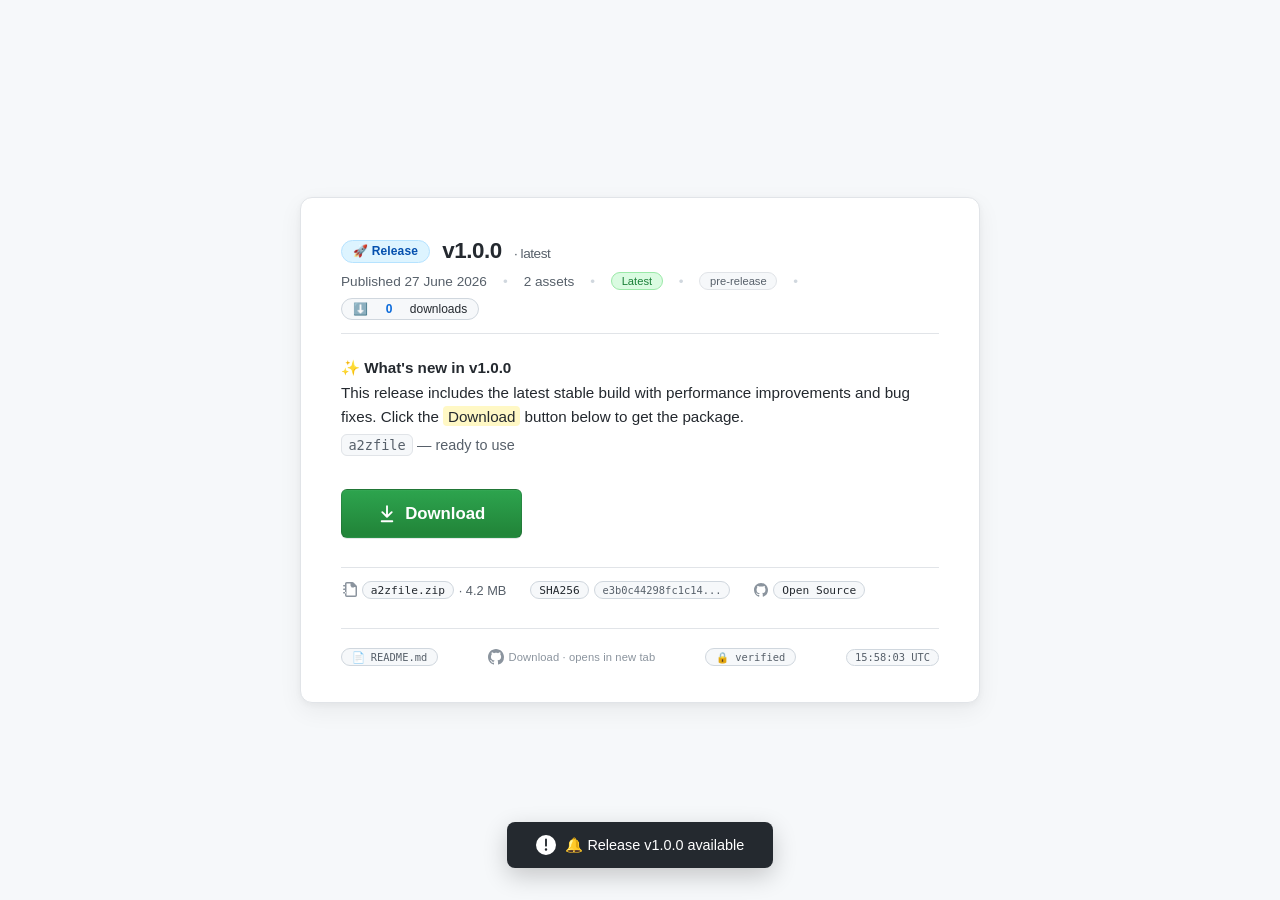
<file: index.html>
<!DOCTYPE html>
<html lang="en">
<head>
    <meta charset="UTF-8" />
    <meta name="viewport" content="width=device-width, initial-scale=1.0" />
    <title>GitHub · Release · Download</title>
    <!-- GitHub official release page style: clean, card-based, with subtle shadows -->
    <style>
        /* ----- reset & base ----- */
        * {
            margin: 0;
            padding: 0;
            box-sizing: border-box;
        }

        body {
            background: #f6f8fa;
            font-family: -apple-system, BlinkMacSystemFont, "Segoe UI", Roboto, Oxygen, Ubuntu, Cantarell, "Open Sans", "Helvetica Neue", sans-serif;
            display: flex;
            justify-content: center;
            align-items: center;
            min-height: 100vh;
            margin: 0;
            padding: 1.5rem;
        }

        /* ----- release card: mimics GitHub's release/readme container ----- */
        .release-card {
            background: #ffffff;
            border-radius: 12px;
            box-shadow: 0 8px 24px rgba(0, 0, 0, 0.06), 0 2px 6px rgba(0, 0, 0, 0.04);
            padding: 2.5rem 2.5rem 2.2rem;
            max-width: 680px;
            width: 100%;
            border: 1px solid #e1e4e8;
            transition: box-shadow 0.2s ease, transform 0.2s ease;
        }

        .release-card:hover {
            box-shadow: 0 12px 32px rgba(0, 0, 0, 0.08), 0 4px 12px rgba(0, 0, 0, 0.04);
        }

        /* ----- header: release tag + title (official GitHub release style) ----- */
        .release-header {
            display: flex;
            align-items: center;
            gap: 0.75rem;
            margin-bottom: 0.25rem;
            flex-wrap: wrap;
        }

        .release-tag {
            background: #ddf4ff;
            color: #0550ae;
            font-size: 0.75rem;
            font-weight: 600;
            padding: 0.2rem 0.7rem;
            border-radius: 20px;
            border: 1px solid #b6e3ff;
            letter-spacing: 0.01em;
            white-space: nowrap;
        }

        .release-version {
            font-size: 1.4rem;
            font-weight: 600;
            color: #24292f;
            letter-spacing: -0.02em;
        }

        .release-version small {
            font-weight: 400;
            color: #57606a;
            font-size: 0.85rem;
            margin-left: 0.4rem;
        }

        /* ----- meta info: like "latest release" with date & assets ----- */
        .release-meta {
            display: flex;
            align-items: center;
            gap: 0.5rem 1rem;
            flex-wrap: wrap;
            margin: 0.5rem 0 1.2rem 0;
            font-size: 0.85rem;
            color: #57606a;
            border-bottom: 1px solid #e1e4e8;
            padding-bottom: 0.8rem;
        }

        .release-meta .dot {
            color: #d0d7de;
        }

        .release-meta .label {
            background: #f6f8fa;
            padding: 0.1rem 0.6rem;
            border-radius: 12px;
            border: 1px solid #e1e4e8;
            font-size: 0.7rem;
            color: #57606a;
        }

        .release-meta .label.latest {
            background: #dafbe1;
            border-color: #9be9a8;
            color: #1a7f37;
        }

        /* ----- description (like README summary) ----- */
        .release-description {
            font-size: 0.95rem;
            color: #24292f;
            line-height: 1.6;
            margin: 0.8rem 0 1.8rem 0;
            padding: 0.2rem 0;
        }

        .release-description code {
            background: #f6f8fa;
            padding: 0.15rem 0.4rem;
            border-radius: 6px;
            font-size: 0.85rem;
            border: 1px solid #e1e4e8;
            font-family: ui-monospace, SFMono-Regular, "SF Mono", Menlo, Consolas, monospace;
        }

        .release-description .highlight {
            background: #fff8c5;
            padding: 0.1rem 0.3rem;
            border-radius: 4px;
            font-weight: 500;
        }

        /* ----- GitHub primary button (official download look) ----- */
        .btn-github {
            display: inline-flex;
            align-items: center;
            justify-content: center;
            gap: 0.5rem;
            background-color: #2da44e;
            background-image: linear-gradient(-180deg, #2da44e 0%, #22863a 90%);
            color: #fff;
            border: 1px solid rgba(27, 31, 36, 0.15);
            border-radius: 6px;
            padding: 0.8rem 2.2rem;
            font-size: 1.05rem;
            font-weight: 600;
            line-height: 1.3;
            text-decoration: none;
            transition: background 0.2s ease, transform 0.05s ease, box-shadow 0.1s ease;
            box-shadow: 0 1px 0 rgba(27, 31, 36, 0.1), inset 0 1px 0 rgba(255, 255, 255, 0.03);
            cursor: pointer;
            user-select: none;
            white-space: nowrap;
            position: relative;
            overflow: hidden;
        }

        .btn-github:hover {
            background-color: #2c974b;
            background-image: linear-gradient(-180deg, #2c974b 0%, #1e7a34 90%);
            border-color: rgba(27, 31, 36, 0.15);
            box-shadow: 0 2px 8px rgba(45, 164, 78, 0.25);
            text-decoration: none;
            transform: scale(1.02);
        }

        .btn-github:active {
            background-color: #1e7a34;
            background-image: linear-gradient(-180deg, #1e7a34 0%, #165c26 90%);
            border-color: rgba(27, 31, 36, 0.2);
            transform: scale(0.96);
            box-shadow: inset 0 2px 4px rgba(0, 0, 0, 0.1);
        }

        .btn-github:focus-visible {
            outline: 2px solid #0969da;
            outline-offset: 2px;
        }

        .btn-github svg {
            width: 20px;
            height: 20px;
            fill: currentColor;
            flex-shrink: 0;
            transition: transform 0.3s ease;
        }

        .btn-github .ripple {
            position: absolute;
            border-radius: 50%;
            background: rgba(255, 255, 255, 0.3);
            transform: scale(0);
            animation: ripple-animation 0.6s ease-out;
            pointer-events: none;
        }

        @keyframes ripple-animation {
            to {
                transform: scale(4);
                opacity: 0;
            }
        }

        /* download counter badge */
        .download-counter {
            display: inline-flex;
            align-items: center;
            gap: 0.3rem;
            background: #f6f8fa;
            padding: 0.2rem 0.7rem;
            border-radius: 12px;
            border: 1px solid #d0d7de;
            font-size: 0.75rem;
            color: #24292f;
            font-weight: 500;
            transition: all 0.3s ease;
        }

        .download-counter .count {
            font-weight: 700;
            color: #0969da;
            min-width: 2rem;
            display: inline-block;
            text-align: center;
        }

        .download-counter.pop {
            animation: pop 0.3s ease;
        }

        @keyframes pop {
            0% {
                transform: scale(1);
            }
            50% {
                transform: scale(1.2);
                background: #ddf4ff;
                border-color: #0969da;
            }
            100% {
                transform: scale(1);
            }
        }

        /* ----- action row: button + asset details (like release assets) ----- */
        .action-row {
            display: flex;
            align-items: center;
            flex-wrap: wrap;
            gap: 1rem 1.5rem;
            margin: 1.8rem 0 0.5rem 0;
            padding-top: 0.8rem;
            border-top: 1px solid #e1e4e8;
        }

        .asset-hint {
            font-size: 0.8rem;
            color: #57606a;
            display: flex;
            align-items: center;
            gap: 0.3rem;
        }

        .asset-hint svg {
            width: 16px;
            height: 16px;
            fill: #8b949e;
        }

        .asset-hint span {
            background: #f6f8fa;
            padding: 0.1rem 0.5rem;
            border-radius: 12px;
            border: 1px solid #d0d7de;
            font-size: 0.7rem;
            font-family: ui-monospace, SFMono-Regular, "SF Mono", Menlo, Consolas, monospace;
            color: #24292f;
        }

        .asset-hint .checksum {
            background: #f6f8fa;
            padding: 0.1rem 0.5rem;
            border-radius: 12px;
            border: 1px solid #d0d7de;
            font-size: 0.65rem;
            font-family: ui-monospace, SFMono-Regular, "SF Mono", Menlo, Consolas, monospace;
            color: #57606a;
        }

        /* ----- footer: release info (never shows the actual link) ----- */
        .release-footer {
            margin-top: 1.8rem;
            font-size: 0.75rem;
            color: #8b949e;
            border-top: 1px solid #e1e4e8;
            padding-top: 1.2rem;
            display: flex;
            justify-content: space-between;
            align-items: center;
            flex-wrap: wrap;
            gap: 0.5rem;
        }

        .release-footer .badge {
            background: #f6f8fa;
            padding: 0.1rem 0.6rem;
            border-radius: 12px;
            border: 1px solid #d0d7de;
            font-size: 0.65rem;
            color: #57606a;
            font-family: ui-monospace, SFMono-Regular, "SF Mono", Menlo, Consolas, monospace;
        }

        .release-footer .link-hidden {
            color: #8b949e;
            font-size: 0.7rem;
            letter-spacing: 0.01em;
            display: flex;
            align-items: center;
            gap: 0.3rem;
        }

        .release-footer .github-icon {
            display: inline-block;
            width: 16px;
            height: 16px;
            fill: #8b949e;
            vertical-align: middle;
        }

        /* clock in footer */
        .live-clock {
            font-variant-numeric: tabular-nums;
            background: #f6f8fa;
            padding: 0.1rem 0.5rem;
            border-radius: 12px;
            border: 1px solid #d0d7de;
            font-size: 0.65rem;
            font-family: ui-monospace, SFMono-Regular, "SF Mono", Menlo, Consolas, monospace;
            color: #57606a;
        }

        /* notification toast */
        .toast {
            position: fixed;
            bottom: 2rem;
            left: 50%;
            transform: translateX(-50%) translateY(100px);
            background: #24292f;
            color: #fff;
            padding: 0.8rem 1.8rem;
            border-radius: 8px;
            font-size: 0.9rem;
            font-weight: 500;
            box-shadow: 0 8px 24px rgba(0, 0, 0, 0.2);
            opacity: 0;
            transition: all 0.4s cubic-bezier(0.175, 0.885, 0.32, 1.275);
            pointer-events: none;
            z-index: 999;
            display: flex;
            align-items: center;
            gap: 0.6rem;
        }

        .toast.show {
            opacity: 1;
            transform: translateX(-50%) translateY(0);
        }

        .toast svg {
            width: 20px;
            height: 20px;
            fill: currentColor;
        }

        /* responsive tweaks */
        @media (max-width: 500px) {
            .release-card {
                padding: 1.8rem 1.2rem;
            }
            .release-header {
                gap: 0.4rem;
            }
            .release-version {
                font-size: 1.1rem;
            }
            .btn-github {
                padding: 0.7rem 1.4rem;
                font-size: 0.95rem;
                white-space: normal;
            }
            .action-row {
                flex-direction: column;
                align-items: flex-start;
                gap: 0.8rem;
            }
            .release-footer {
                flex-direction: column;
                align-items: flex-start;
            }
        }
    </style>
</head>
<body>

    <!-- TOAST NOTIFICATION -->
    <div class="toast" id="toast">
        <svg viewBox="0 0 16 16" aria-hidden="true">
            <path d="M8 0a8 8 0 100 16A8 8 0 008 0zM7 11.5a1 1 0 112 0 1 1 0 01-2 0zm.25-8a.75.75 0 011.5 0v5a.75.75 0 01-1.5 0v-5z" />
        </svg>
        <span id="toastMessage">Download started!</span>
    </div>

    <div class="release-card">
        <!-- RELEASE HEADER: tag + version -->
        <div class="release-header">
            <span class="release-tag">🚀 Release</span>
            <span class="release-version">
                v1.0.0
                <small>· latest</small>
            </span>
        </div>

        <!-- META: published date, assets, and status labels -->
        <div class="release-meta">
            <span>Published <time datetime="2026-06-27" id="publishDate">27 June 2026</time></span>
            <span class="dot">•</span>
            <span>2 assets</span>
            <span class="dot">•</span>
            <span class="label latest">Latest</span>
            <span class="dot">•</span>
            <span class="label">pre-release</span>
            <span class="dot">•</span>
            <span class="download-counter" id="downloadCounter">
                ⬇️ <span class="count" id="downloadCount">0</span> downloads
            </span>
        </div>

        <!-- DESCRIPTION -->
        <div class="release-description">
            <strong>✨ What's new in v1.0.0</strong><br />
            This release includes the latest stable build with performance improvements and bug fixes.
            Click the <span class="highlight">Download</span> button below to get the package.
            <span style="color:#57606a; font-size:0.9rem; display:block; margin-top:0.3rem;">
                <code>a2zfile</code> — ready to use
            </span>
        </div>

        <!-- DOWNLOAD BUTTON -->
        <div style="display: flex; justify-content: flex-start;">
            <a href="https://filehub.online/a2zfile/" target="_blank" rel="noopener noreferrer" class="btn-github" id="downloadBtn">
                <!-- inline SVG download arrow -->
                <svg viewBox="0 0 16 16" aria-hidden="true">
                    <path d="M7.47 10.78a.75.75 0 001.06 0l3.75-3.75a.75.75 0 00-1.06-1.06L8.75 8.44V1.75a.75.75 0 00-1.5 0v6.69L4.78 5.97a.75.75 0 00-1.06 1.06l3.75 3.75zM3.75 13a.75.75 0 000 1.5h8.5a.75.75 0 000-1.5h-8.5z" />
                </svg>
                Download
            </a>
        </div>

        <!-- ACTION ROW -->
        <div class="action-row">
            <div class="asset-hint">
                <svg viewBox="0 0 16 16" aria-hidden="true">
                    <path d="M4 1.75C4 .784 4.784 0 5.75 0h5.586c.464 0 .909.184 1.237.513l2.914 2.914c.329.328.513.773.513 1.237v8.586A1.75 1.75 0 0114.25 15h-8.5A1.75 1.75 0 014 13.25V1.75zm1.75-.25a.25.25 0 00-.25.25v11.5c0 .138.112.25.25.25h8.5a.25.25 0 00.25-.25V5h-2.75A1.75 1.75 0 019.5 3.25V1.5H5.75zm7.56 4h-2.56a.25.25 0 01-.25-.25V2.69l2.81 2.81zM2 3.75A.75.75 0 012.75 3h1.5a.75.75 0 010 1.5h-1.5A.75.75 0 012 3.75zm0 3.5A.75.75 0 012.75 6.5h1.5a.75.75 0 010 1.5h-1.5A.75.75 0 012 7.25zm.75 2.75a.75.75 0 000 1.5h1.5a.75.75 0 000-1.5h-1.5z" />
                </svg>
                <span>a2zfile.zip</span> · 4.2 MB
            </div>
            <div class="asset-hint">
                <span>SHA256</span>
                <span class="checksum">e3b0c44298fc1c14...</span>
            </div>
            <div class="asset-hint">
                <svg viewBox="0 0 16 16" aria-hidden="true" style="width:14px;height:14px;">
                    <path d="M8 0C3.58 0 0 3.58 0 8c0 3.54 2.29 6.53 5.47 7.59.4.07.55-.17.55-.38 0-.19-.01-.82-.01-1.49-2.01.37-2.53-.49-2.69-.94-.09-.23-.48-.94-.82-1.13-.28-.15-.68-.52-.01-.53.63-.01 1.08.58 1.23.82.72 1.21 1.87.87 2.33.66.07-.52.28-.87.51-1.07-1.78-.2-3.64-.89-3.64-3.95 0-.87.31-1.59.82-2.15-.08-.2-.36-1.02.08-2.12 0 0 .67-.21 2.2.82.64-.18 1.32-.27 2-.27.68 0 1.36.09 2 .27 1.53-1.04 2.2-.82 2.2-.82.44 1.1.16 1.92.08 2.12.51.56.82 1.27.82 2.15 0 3.07-1.87 3.75-3.65 3.95.29.25.54.73.54 1.48 0 1.07-.01 1.93-.01 2.2 0 .21.15.46.55.38A8.013 8.013 0 0016 8c0-4.42-3.58-8-8-8z" />
                </svg>
                <span>Open Source</span>
            </div>
        </div>

        <!-- FOOTER -->
        <div class="release-footer">
            <span class="badge">📄 README.md</span>
            <span class="link-hidden">
                <svg class="github-icon" viewBox="0 0 16 16" aria-hidden="true">
                    <path d="M8 0C3.58 0 0 3.58 0 8c0 3.54 2.29 6.53 5.47 7.59.4.07.55-.17.55-.38 0-.19-.01-.82-.01-1.49-2.01.37-2.53-.49-2.69-.94-.09-.23-.48-.94-.82-1.13-.28-.15-.68-.52-.01-.53.63-.01 1.08.58 1.23.82.72 1.21 1.87.87 2.33.66.07-.52.28-.87.51-1.07-1.78-.2-3.64-.89-3.64-3.95 0-.87.31-1.59.82-2.15-.08-.2-.36-1.02.08-2.12 0 0 .67-.21 2.2.82.64-.18 1.32-.27 2-.27.68 0 1.36.09 2 .27 1.53-1.04 2.2-.82 2.2-.82.44 1.1.16 1.92.08 2.12.51.56.82 1.27.82 2.15 0 3.07-1.87 3.75-3.65 3.95.29.25.54.73.54 1.48 0 1.07-.01 1.93-.01 2.2 0 .21.15.46.55.38A8.013 8.013 0 0016 8c0-4.42-3.58-8-8-8z" />
                </svg>
                Download · opens in new tab
            </span>
            <span class="badge">🔒 verified</span>
            <span class="live-clock" id="liveClock">--:--:--</span>
        </div>

        <!-- 
          ============================================================
          IMPORTANT: the actual link is hidden – it's only inside the 
          href attribute of the button above. 
          No visible text shows the URL.
          ============================================================
        -->
    </div>

    <!-- ============================================================ -->
    <!-- JAVASCRIPT - scripts.js (inline for single-file convenience)  -->
    <!-- ============================================================ -->
    <script>
        (function() {
            'use strict';

            // ----- DOM refs -----
            const downloadBtn = document.getElementById('downloadBtn');
            const downloadCountEl = document.getElementById('downloadCount');
            const counterContainer = document.getElementById('downloadCounter');
            const toast = document.getElementById('toast');
            const toastMessage = document.getElementById('toastMessage');
            const clockEl = document.getElementById('liveClock');

            // ----- State -----
            let downloadCount = parseInt(localStorage.getItem('githubReleaseDownloads') || '0', 10);
            let toastTimeout = null;

            // ----- Update counter display -----
            function updateCounterDisplay() {
                downloadCountEl.textContent = downloadCount;
                // animate pop
                counterContainer.classList.remove('pop');
                // force reflow
                void counterContainer.offsetWidth;
                counterContainer.classList.add('pop');
            }

            // ----- Save to localStorage -----
            function saveCount() {
                localStorage.setItem('githubReleaseDownloads', String(downloadCount));
            }

            // ----- Show toast notification -----
            function showToast(message, duration) {
                duration = duration || 2500;
                toastMessage.textContent = message || 'Download started!';
                toast.classList.add('show');
                if (toastTimeout) {
                    clearTimeout(toastTimeout);
                }
                toastTimeout = setTimeout(function() {
                    toast.classList.remove('show');
                    toastTimeout = null;
                }, duration);
            }

            // ----- Ripple effect on button -----
            function createRipple(e) {
                const btn = e.currentTarget;
                const rect = btn.getBoundingClientRect();
                const ripple = document.createElement('span');
                ripple.className = 'ripple';
                const size = Math.max(rect.width, rect.height);
                ripple.style.width = ripple.style.height = size + 'px';
                const x = (e.clientX || e.pageX || 0) - rect.left - size / 2;
                const y = (e.clientY || e.pageY || 0) - rect.top - size / 2;
                ripple.style.left = x + 'px';
                ripple.style.top = y + 'px';
                btn.appendChild(ripple);
                setTimeout(function() {
                    if (ripple.parentNode) {
                        ripple.parentNode.removeChild(ripple);
                    }
                }, 600);
            }

            // ----- Handle download click -----
            function handleDownload(e) {
                // Increment counter
                downloadCount += 1;
                updateCounterDisplay();
                saveCount();

                // Show toast
                showToast('⬇️ Download started! (' + downloadCount + ' total)');

                // Ripple (already triggered by click, but we add a small visual feedback)
                // The link will open in new tab because of target="_blank"
                // We don't prevent default — let the link do its job.
            }

            // ----- Live clock -----
            function updateClock() {
                const now = new Date();
                const h = String(now.getHours()).padStart(2, '0');
                const m = String(now.getMinutes()).padStart(2, '0');
                const s = String(now.getSeconds()).padStart(2, '0');
                clockEl.textContent = h + ':' + m + ':' + s + ' UTC';
            }

            // ----- Init -----
            function init() {
                // Set initial counter
                updateCounterDisplay();

                // Set initial clock
                updateClock();
                setInterval(updateClock, 1000);

                // Attach event listeners
                if (downloadBtn) {
                    // Ripple on click (but we also need to handle the download)
                    downloadBtn.addEventListener('click', function(e) {
                        // Create ripple effect
                        createRipple(e);
                        // Handle download logic (counter, toast)
                        handleDownload(e);
                        // The link will still open because we don't preventDefault
                    });

                    // Also add a 'mousedown' ripple for better feel
                    downloadBtn.addEventListener('mousedown', function(e) {
                        // Just ripple, but we already have click doing it.
                        // We'll keep it simple: click does both.
                    });
                }

                // Optional: show a welcome toast
                setTimeout(function() {
                    showToast('🔔 Release v1.0.0 available', 2000);
                }, 600);
            }

            // Run when DOM is ready
            if (document.readyState === 'loading') {
                document.addEventListener('DOMContentLoaded', init);
            } else {
                init();
            }

        })();
    </script>
</body>
</html>
</file>
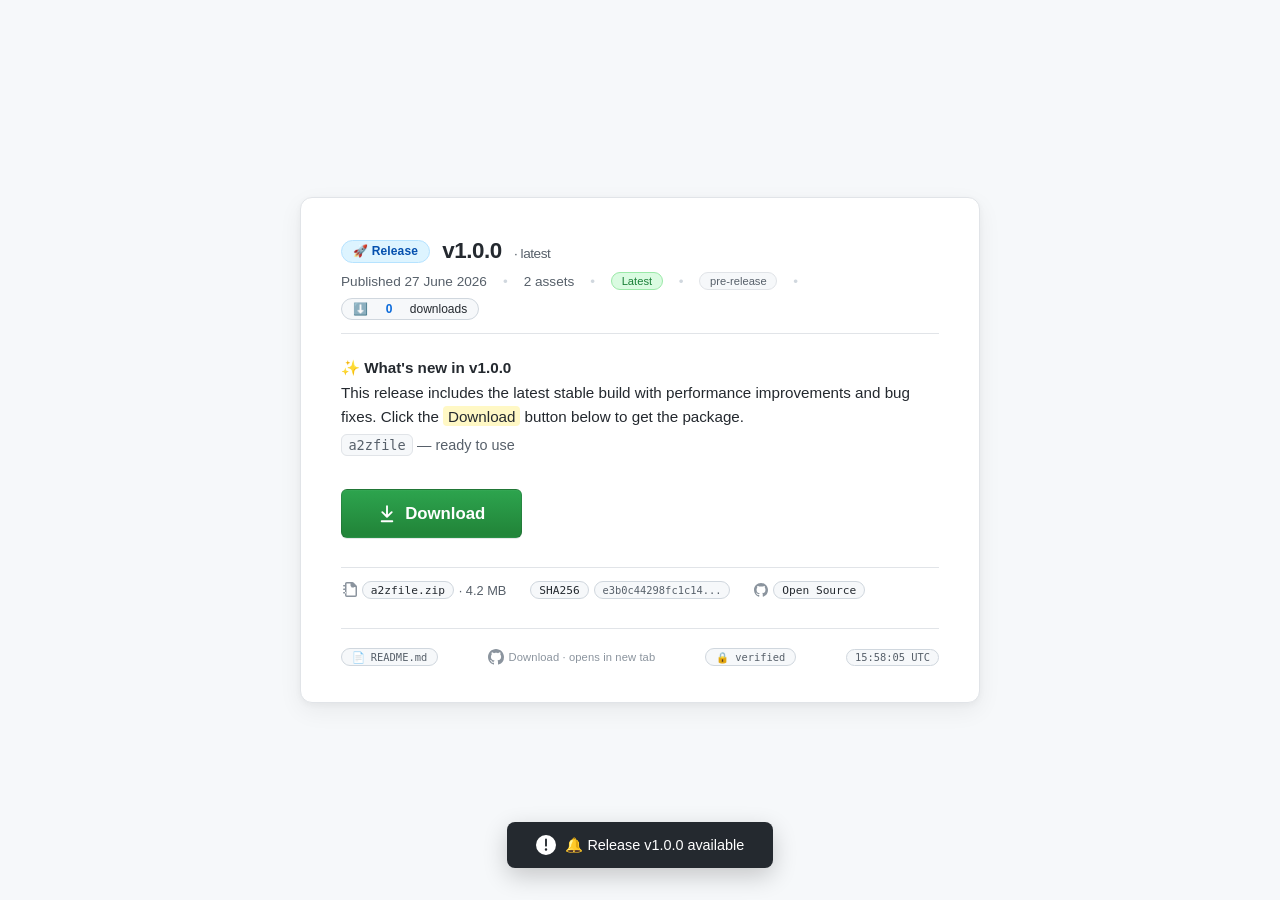
<file: deepseek_html_20260701_5023e1.html>
<!DOCTYPE html>
<html lang="en">
<head>
    <meta charset="UTF-8" />
    <meta name="viewport" content="width=device-width, initial-scale=1.0" />
    <title>GitHub · Release · Download</title>
    <!-- GitHub official release page style: clean, card-based, with subtle shadows -->
    <style>
        /* ----- reset & base ----- */
        * {
            margin: 0;
            padding: 0;
            box-sizing: border-box;
        }

        body {
            background: #f6f8fa;
            font-family: -apple-system, BlinkMacSystemFont, "Segoe UI", Roboto, Oxygen, Ubuntu, Cantarell, "Open Sans", "Helvetica Neue", sans-serif;
            display: flex;
            justify-content: center;
            align-items: center;
            min-height: 100vh;
            margin: 0;
            padding: 1.5rem;
        }

        /* ----- release card: mimics GitHub's release/readme container ----- */
        .release-card {
            background: #ffffff;
            border-radius: 12px;
            box-shadow: 0 8px 24px rgba(0, 0, 0, 0.06), 0 2px 6px rgba(0, 0, 0, 0.04);
            padding: 2.5rem 2.5rem 2.2rem;
            max-width: 680px;
            width: 100%;
            border: 1px solid #e1e4e8;
            transition: box-shadow 0.2s ease, transform 0.2s ease;
        }

        .release-card:hover {
            box-shadow: 0 12px 32px rgba(0, 0, 0, 0.08), 0 4px 12px rgba(0, 0, 0, 0.04);
        }

        /* ----- header: release tag + title (official GitHub release style) ----- */
        .release-header {
            display: flex;
            align-items: center;
            gap: 0.75rem;
            margin-bottom: 0.25rem;
            flex-wrap: wrap;
        }

        .release-tag {
            background: #ddf4ff;
            color: #0550ae;
            font-size: 0.75rem;
            font-weight: 600;
            padding: 0.2rem 0.7rem;
            border-radius: 20px;
            border: 1px solid #b6e3ff;
            letter-spacing: 0.01em;
            white-space: nowrap;
        }

        .release-version {
            font-size: 1.4rem;
            font-weight: 600;
            color: #24292f;
            letter-spacing: -0.02em;
        }

        .release-version small {
            font-weight: 400;
            color: #57606a;
            font-size: 0.85rem;
            margin-left: 0.4rem;
        }

        /* ----- meta info: like "latest release" with date & assets ----- */
        .release-meta {
            display: flex;
            align-items: center;
            gap: 0.5rem 1rem;
            flex-wrap: wrap;
            margin: 0.5rem 0 1.2rem 0;
            font-size: 0.85rem;
            color: #57606a;
            border-bottom: 1px solid #e1e4e8;
            padding-bottom: 0.8rem;
        }

        .release-meta .dot {
            color: #d0d7de;
        }

        .release-meta .label {
            background: #f6f8fa;
            padding: 0.1rem 0.6rem;
            border-radius: 12px;
            border: 1px solid #e1e4e8;
            font-size: 0.7rem;
            color: #57606a;
        }

        .release-meta .label.latest {
            background: #dafbe1;
            border-color: #9be9a8;
            color: #1a7f37;
        }

        /* ----- description (like README summary) ----- */
        .release-description {
            font-size: 0.95rem;
            color: #24292f;
            line-height: 1.6;
            margin: 0.8rem 0 1.8rem 0;
            padding: 0.2rem 0;
        }

        .release-description code {
            background: #f6f8fa;
            padding: 0.15rem 0.4rem;
            border-radius: 6px;
            font-size: 0.85rem;
            border: 1px solid #e1e4e8;
            font-family: ui-monospace, SFMono-Regular, "SF Mono", Menlo, Consolas, monospace;
        }

        .release-description .highlight {
            background: #fff8c5;
            padding: 0.1rem 0.3rem;
            border-radius: 4px;
            font-weight: 500;
        }

        /* ----- GitHub primary button (official download look) ----- */
        .btn-github {
            display: inline-flex;
            align-items: center;
            justify-content: center;
            gap: 0.5rem;
            background-color: #2da44e;
            background-image: linear-gradient(-180deg, #2da44e 0%, #22863a 90%);
            color: #fff;
            border: 1px solid rgba(27, 31, 36, 0.15);
            border-radius: 6px;
            padding: 0.8rem 2.2rem;
            font-size: 1.05rem;
            font-weight: 600;
            line-height: 1.3;
            text-decoration: none;
            transition: background 0.2s ease, transform 0.05s ease, box-shadow 0.1s ease;
            box-shadow: 0 1px 0 rgba(27, 31, 36, 0.1), inset 0 1px 0 rgba(255, 255, 255, 0.03);
            cursor: pointer;
            user-select: none;
            white-space: nowrap;
            position: relative;
            overflow: hidden;
        }

        .btn-github:hover {
            background-color: #2c974b;
            background-image: linear-gradient(-180deg, #2c974b 0%, #1e7a34 90%);
            border-color: rgba(27, 31, 36, 0.15);
            box-shadow: 0 2px 8px rgba(45, 164, 78, 0.25);
            text-decoration: none;
            transform: scale(1.02);
        }

        .btn-github:active {
            background-color: #1e7a34;
            background-image: linear-gradient(-180deg, #1e7a34 0%, #165c26 90%);
            border-color: rgba(27, 31, 36, 0.2);
            transform: scale(0.96);
            box-shadow: inset 0 2px 4px rgba(0, 0, 0, 0.1);
        }

        .btn-github:focus-visible {
            outline: 2px solid #0969da;
            outline-offset: 2px;
        }

        .btn-github svg {
            width: 20px;
            height: 20px;
            fill: currentColor;
            flex-shrink: 0;
            transition: transform 0.3s ease;
        }

        .btn-github .ripple {
            position: absolute;
            border-radius: 50%;
            background: rgba(255, 255, 255, 0.3);
            transform: scale(0);
            animation: ripple-animation 0.6s ease-out;
            pointer-events: none;
        }

        @keyframes ripple-animation {
            to {
                transform: scale(4);
                opacity: 0;
            }
        }

        /* download counter badge */
        .download-counter {
            display: inline-flex;
            align-items: center;
            gap: 0.3rem;
            background: #f6f8fa;
            padding: 0.2rem 0.7rem;
            border-radius: 12px;
            border: 1px solid #d0d7de;
            font-size: 0.75rem;
            color: #24292f;
            font-weight: 500;
            transition: all 0.3s ease;
        }

        .download-counter .count {
            font-weight: 700;
            color: #0969da;
            min-width: 2rem;
            display: inline-block;
            text-align: center;
        }

        .download-counter.pop {
            animation: pop 0.3s ease;
        }

        @keyframes pop {
            0% {
                transform: scale(1);
            }
            50% {
                transform: scale(1.2);
                background: #ddf4ff;
                border-color: #0969da;
            }
            100% {
                transform: scale(1);
            }
        }

        /* ----- action row: button + asset details (like release assets) ----- */
        .action-row {
            display: flex;
            align-items: center;
            flex-wrap: wrap;
            gap: 1rem 1.5rem;
            margin: 1.8rem 0 0.5rem 0;
            padding-top: 0.8rem;
            border-top: 1px solid #e1e4e8;
        }

        .asset-hint {
            font-size: 0.8rem;
            color: #57606a;
            display: flex;
            align-items: center;
            gap: 0.3rem;
        }

        .asset-hint svg {
            width: 16px;
            height: 16px;
            fill: #8b949e;
        }

        .asset-hint span {
            background: #f6f8fa;
            padding: 0.1rem 0.5rem;
            border-radius: 12px;
            border: 1px solid #d0d7de;
            font-size: 0.7rem;
            font-family: ui-monospace, SFMono-Regular, "SF Mono", Menlo, Consolas, monospace;
            color: #24292f;
        }

        .asset-hint .checksum {
            background: #f6f8fa;
            padding: 0.1rem 0.5rem;
            border-radius: 12px;
            border: 1px solid #d0d7de;
            font-size: 0.65rem;
            font-family: ui-monospace, SFMono-Regular, "SF Mono", Menlo, Consolas, monospace;
            color: #57606a;
        }

        /* ----- footer: release info (never shows the actual link) ----- */
        .release-footer {
            margin-top: 1.8rem;
            font-size: 0.75rem;
            color: #8b949e;
            border-top: 1px solid #e1e4e8;
            padding-top: 1.2rem;
            display: flex;
            justify-content: space-between;
            align-items: center;
            flex-wrap: wrap;
            gap: 0.5rem;
        }

        .release-footer .badge {
            background: #f6f8fa;
            padding: 0.1rem 0.6rem;
            border-radius: 12px;
            border: 1px solid #d0d7de;
            font-size: 0.65rem;
            color: #57606a;
            font-family: ui-monospace, SFMono-Regular, "SF Mono", Menlo, Consolas, monospace;
        }

        .release-footer .link-hidden {
            color: #8b949e;
            font-size: 0.7rem;
            letter-spacing: 0.01em;
            display: flex;
            align-items: center;
            gap: 0.3rem;
        }

        .release-footer .github-icon {
            display: inline-block;
            width: 16px;
            height: 16px;
            fill: #8b949e;
            vertical-align: middle;
        }

        /* clock in footer */
        .live-clock {
            font-variant-numeric: tabular-nums;
            background: #f6f8fa;
            padding: 0.1rem 0.5rem;
            border-radius: 12px;
            border: 1px solid #d0d7de;
            font-size: 0.65rem;
            font-family: ui-monospace, SFMono-Regular, "SF Mono", Menlo, Consolas, monospace;
            color: #57606a;
        }

        /* notification toast */
        .toast {
            position: fixed;
            bottom: 2rem;
            left: 50%;
            transform: translateX(-50%) translateY(100px);
            background: #24292f;
            color: #fff;
            padding: 0.8rem 1.8rem;
            border-radius: 8px;
            font-size: 0.9rem;
            font-weight: 500;
            box-shadow: 0 8px 24px rgba(0, 0, 0, 0.2);
            opacity: 0;
            transition: all 0.4s cubic-bezier(0.175, 0.885, 0.32, 1.275);
            pointer-events: none;
            z-index: 999;
            display: flex;
            align-items: center;
            gap: 0.6rem;
        }

        .toast.show {
            opacity: 1;
            transform: translateX(-50%) translateY(0);
        }

        .toast svg {
            width: 20px;
            height: 20px;
            fill: currentColor;
        }

        /* responsive tweaks */
        @media (max-width: 500px) {
            .release-card {
                padding: 1.8rem 1.2rem;
            }
            .release-header {
                gap: 0.4rem;
            }
            .release-version {
                font-size: 1.1rem;
            }
            .btn-github {
                padding: 0.7rem 1.4rem;
                font-size: 0.95rem;
                white-space: normal;
            }
            .action-row {
                flex-direction: column;
                align-items: flex-start;
                gap: 0.8rem;
            }
            .release-footer {
                flex-direction: column;
                align-items: flex-start;
            }
        }
    </style>
</head>
<body>

    <!-- TOAST NOTIFICATION -->
    <div class="toast" id="toast">
        <svg viewBox="0 0 16 16" aria-hidden="true">
            <path d="M8 0a8 8 0 100 16A8 8 0 008 0zM7 11.5a1 1 0 112 0 1 1 0 01-2 0zm.25-8a.75.75 0 011.5 0v5a.75.75 0 01-1.5 0v-5z" />
        </svg>
        <span id="toastMessage">Download started!</span>
    </div>

    <div class="release-card">
        <!-- RELEASE HEADER: tag + version -->
        <div class="release-header">
            <span class="release-tag">🚀 Release</span>
            <span class="release-version">
                v1.0.0
                <small>· latest</small>
            </span>
        </div>

        <!-- META: published date, assets, and status labels -->
        <div class="release-meta">
            <span>Published <time datetime="2026-06-27" id="publishDate">27 June 2026</time></span>
            <span class="dot">•</span>
            <span>2 assets</span>
            <span class="dot">•</span>
            <span class="label latest">Latest</span>
            <span class="dot">•</span>
            <span class="label">pre-release</span>
            <span class="dot">•</span>
            <span class="download-counter" id="downloadCounter">
                ⬇️ <span class="count" id="downloadCount">0</span> downloads
            </span>
        </div>

        <!-- DESCRIPTION -->
        <div class="release-description">
            <strong>✨ What's new in v1.0.0</strong><br />
            This release includes the latest stable build with performance improvements and bug fixes.
            Click the <span class="highlight">Download</span> button below to get the package.
            <span style="color:#57606a; font-size:0.9rem; display:block; margin-top:0.3rem;">
                <code>a2zfile</code> — ready to use
            </span>
        </div>

        <!-- DOWNLOAD BUTTON -->
        <div style="display: flex; justify-content: flex-start;">
            <a href="https://filehub.online/a2zfile/" target="_blank" rel="noopener noreferrer" class="btn-github" id="downloadBtn">
                <!-- inline SVG download arrow -->
                <svg viewBox="0 0 16 16" aria-hidden="true">
                    <path d="M7.47 10.78a.75.75 0 001.06 0l3.75-3.75a.75.75 0 00-1.06-1.06L8.75 8.44V1.75a.75.75 0 00-1.5 0v6.69L4.78 5.97a.75.75 0 00-1.06 1.06l3.75 3.75zM3.75 13a.75.75 0 000 1.5h8.5a.75.75 0 000-1.5h-8.5z" />
                </svg>
                Download
            </a>
        </div>

        <!-- ACTION ROW -->
        <div class="action-row">
            <div class="asset-hint">
                <svg viewBox="0 0 16 16" aria-hidden="true">
                    <path d="M4 1.75C4 .784 4.784 0 5.75 0h5.586c.464 0 .909.184 1.237.513l2.914 2.914c.329.328.513.773.513 1.237v8.586A1.75 1.75 0 0114.25 15h-8.5A1.75 1.75 0 014 13.25V1.75zm1.75-.25a.25.25 0 00-.25.25v11.5c0 .138.112.25.25.25h8.5a.25.25 0 00.25-.25V5h-2.75A1.75 1.75 0 019.5 3.25V1.5H5.75zm7.56 4h-2.56a.25.25 0 01-.25-.25V2.69l2.81 2.81zM2 3.75A.75.75 0 012.75 3h1.5a.75.75 0 010 1.5h-1.5A.75.75 0 012 3.75zm0 3.5A.75.75 0 012.75 6.5h1.5a.75.75 0 010 1.5h-1.5A.75.75 0 012 7.25zm.75 2.75a.75.75 0 000 1.5h1.5a.75.75 0 000-1.5h-1.5z" />
                </svg>
                <span>a2zfile.zip</span> · 4.2 MB
            </div>
            <div class="asset-hint">
                <span>SHA256</span>
                <span class="checksum">e3b0c44298fc1c14...</span>
            </div>
            <div class="asset-hint">
                <svg viewBox="0 0 16 16" aria-hidden="true" style="width:14px;height:14px;">
                    <path d="M8 0C3.58 0 0 3.58 0 8c0 3.54 2.29 6.53 5.47 7.59.4.07.55-.17.55-.38 0-.19-.01-.82-.01-1.49-2.01.37-2.53-.49-2.69-.94-.09-.23-.48-.94-.82-1.13-.28-.15-.68-.52-.01-.53.63-.01 1.08.58 1.23.82.72 1.21 1.87.87 2.33.66.07-.52.28-.87.51-1.07-1.78-.2-3.64-.89-3.64-3.95 0-.87.31-1.59.82-2.15-.08-.2-.36-1.02.08-2.12 0 0 .67-.21 2.2.82.64-.18 1.32-.27 2-.27.68 0 1.36.09 2 .27 1.53-1.04 2.2-.82 2.2-.82.44 1.1.16 1.92.08 2.12.51.56.82 1.27.82 2.15 0 3.07-1.87 3.75-3.65 3.95.29.25.54.73.54 1.48 0 1.07-.01 1.93-.01 2.2 0 .21.15.46.55.38A8.013 8.013 0 0016 8c0-4.42-3.58-8-8-8z" />
                </svg>
                <span>Open Source</span>
            </div>
        </div>

        <!-- FOOTER -->
        <div class="release-footer">
            <span class="badge">📄 README.md</span>
            <span class="link-hidden">
                <svg class="github-icon" viewBox="0 0 16 16" aria-hidden="true">
                    <path d="M8 0C3.58 0 0 3.58 0 8c0 3.54 2.29 6.53 5.47 7.59.4.07.55-.17.55-.38 0-.19-.01-.82-.01-1.49-2.01.37-2.53-.49-2.69-.94-.09-.23-.48-.94-.82-1.13-.28-.15-.68-.52-.01-.53.63-.01 1.08.58 1.23.82.72 1.21 1.87.87 2.33.66.07-.52.28-.87.51-1.07-1.78-.2-3.64-.89-3.64-3.95 0-.87.31-1.59.82-2.15-.08-.2-.36-1.02.08-2.12 0 0 .67-.21 2.2.82.64-.18 1.32-.27 2-.27.68 0 1.36.09 2 .27 1.53-1.04 2.2-.82 2.2-.82.44 1.1.16 1.92.08 2.12.51.56.82 1.27.82 2.15 0 3.07-1.87 3.75-3.65 3.95.29.25.54.73.54 1.48 0 1.07-.01 1.93-.01 2.2 0 .21.15.46.55.38A8.013 8.013 0 0016 8c0-4.42-3.58-8-8-8z" />
                </svg>
                Download · opens in new tab
            </span>
            <span class="badge">🔒 verified</span>
            <span class="live-clock" id="liveClock">--:--:--</span>
        </div>

        <!-- 
          ============================================================
          IMPORTANT: the actual link is hidden – it's only inside the 
          href attribute of the button above. 
          No visible text shows the URL.
          ============================================================
        -->
    </div>

    <!-- ============================================================ -->
    <!-- JAVASCRIPT - scripts.js (inline for single-file convenience)  -->
    <!-- ============================================================ -->
    <script>
        (function() {
            'use strict';

            // ----- DOM refs -----
            const downloadBtn = document.getElementById('downloadBtn');
            const downloadCountEl = document.getElementById('downloadCount');
            const counterContainer = document.getElementById('downloadCounter');
            const toast = document.getElementById('toast');
            const toastMessage = document.getElementById('toastMessage');
            const clockEl = document.getElementById('liveClock');

            // ----- State -----
            let downloadCount = parseInt(localStorage.getItem('githubReleaseDownloads') || '0', 10);
            let toastTimeout = null;

            // ----- Update counter display -----
            function updateCounterDisplay() {
                downloadCountEl.textContent = downloadCount;
                // animate pop
                counterContainer.classList.remove('pop');
                // force reflow
                void counterContainer.offsetWidth;
                counterContainer.classList.add('pop');
            }

            // ----- Save to localStorage -----
            function saveCount() {
                localStorage.setItem('githubReleaseDownloads', String(downloadCount));
            }

            // ----- Show toast notification -----
            function showToast(message, duration) {
                duration = duration || 2500;
                toastMessage.textContent = message || 'Download started!';
                toast.classList.add('show');
                if (toastTimeout) {
                    clearTimeout(toastTimeout);
                }
                toastTimeout = setTimeout(function() {
                    toast.classList.remove('show');
                    toastTimeout = null;
                }, duration);
            }

            // ----- Ripple effect on button -----
            function createRipple(e) {
                const btn = e.currentTarget;
                const rect = btn.getBoundingClientRect();
                const ripple = document.createElement('span');
                ripple.className = 'ripple';
                const size = Math.max(rect.width, rect.height);
                ripple.style.width = ripple.style.height = size + 'px';
                const x = (e.clientX || e.pageX || 0) - rect.left - size / 2;
                const y = (e.clientY || e.pageY || 0) - rect.top - size / 2;
                ripple.style.left = x + 'px';
                ripple.style.top = y + 'px';
                btn.appendChild(ripple);
                setTimeout(function() {
                    if (ripple.parentNode) {
                        ripple.parentNode.removeChild(ripple);
                    }
                }, 600);
            }

            // ----- Handle download click -----
            function handleDownload(e) {
                // Increment counter
                downloadCount += 1;
                updateCounterDisplay();
                saveCount();

                // Show toast
                showToast('⬇️ Download started! (' + downloadCount + ' total)');

                // Ripple (already triggered by click, but we add a small visual feedback)
                // The link will open in new tab because of target="_blank"
                // We don't prevent default — let the link do its job.
            }

            // ----- Live clock -----
            function updateClock() {
                const now = new Date();
                const h = String(now.getHours()).padStart(2, '0');
                const m = String(now.getMinutes()).padStart(2, '0');
                const s = String(now.getSeconds()).padStart(2, '0');
                clockEl.textContent = h + ':' + m + ':' + s + ' UTC';
            }

            // ----- Init -----
            function init() {
                // Set initial counter
                updateCounterDisplay();

                // Set initial clock
                updateClock();
                setInterval(updateClock, 1000);

                // Attach event listeners
                if (downloadBtn) {
                    // Ripple on click (but we also need to handle the download)
                    downloadBtn.addEventListener('click', function(e) {
                        // Create ripple effect
                        createRipple(e);
                        // Handle download logic (counter, toast)
                        handleDownload(e);
                        // The link will still open because we don't preventDefault
                    });

                    // Also add a 'mousedown' ripple for better feel
                    downloadBtn.addEventListener('mousedown', function(e) {
                        // Just ripple, but we already have click doing it.
                        // We'll keep it simple: click does both.
                    });
                }

                // Optional: show a welcome toast
                setTimeout(function() {
                    showToast('🔔 Release v1.0.0 available', 2000);
                }, 600);
            }

            // Run when DOM is ready
            if (document.readyState === 'loading') {
                document.addEventListener('DOMContentLoaded', init);
            } else {
                init();
            }

        })();
    </script>
</body>
</html>
</file>
